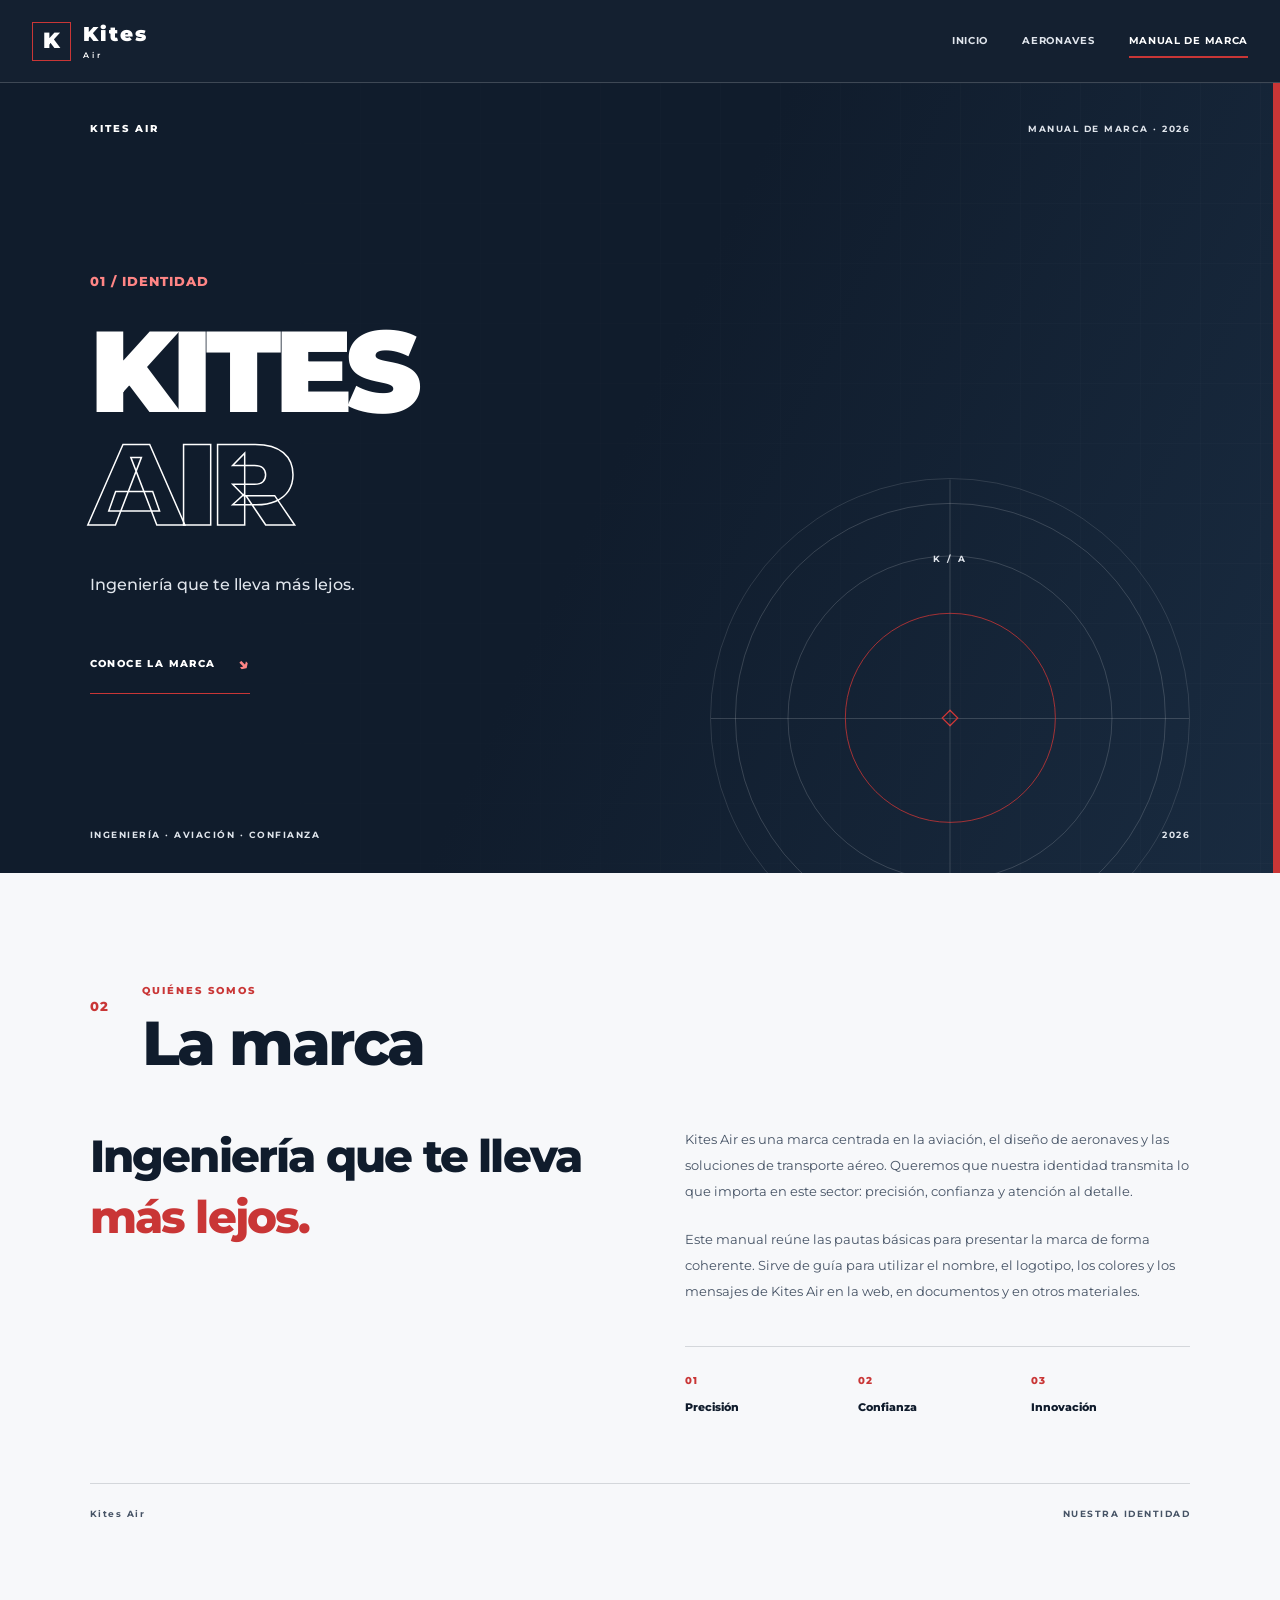
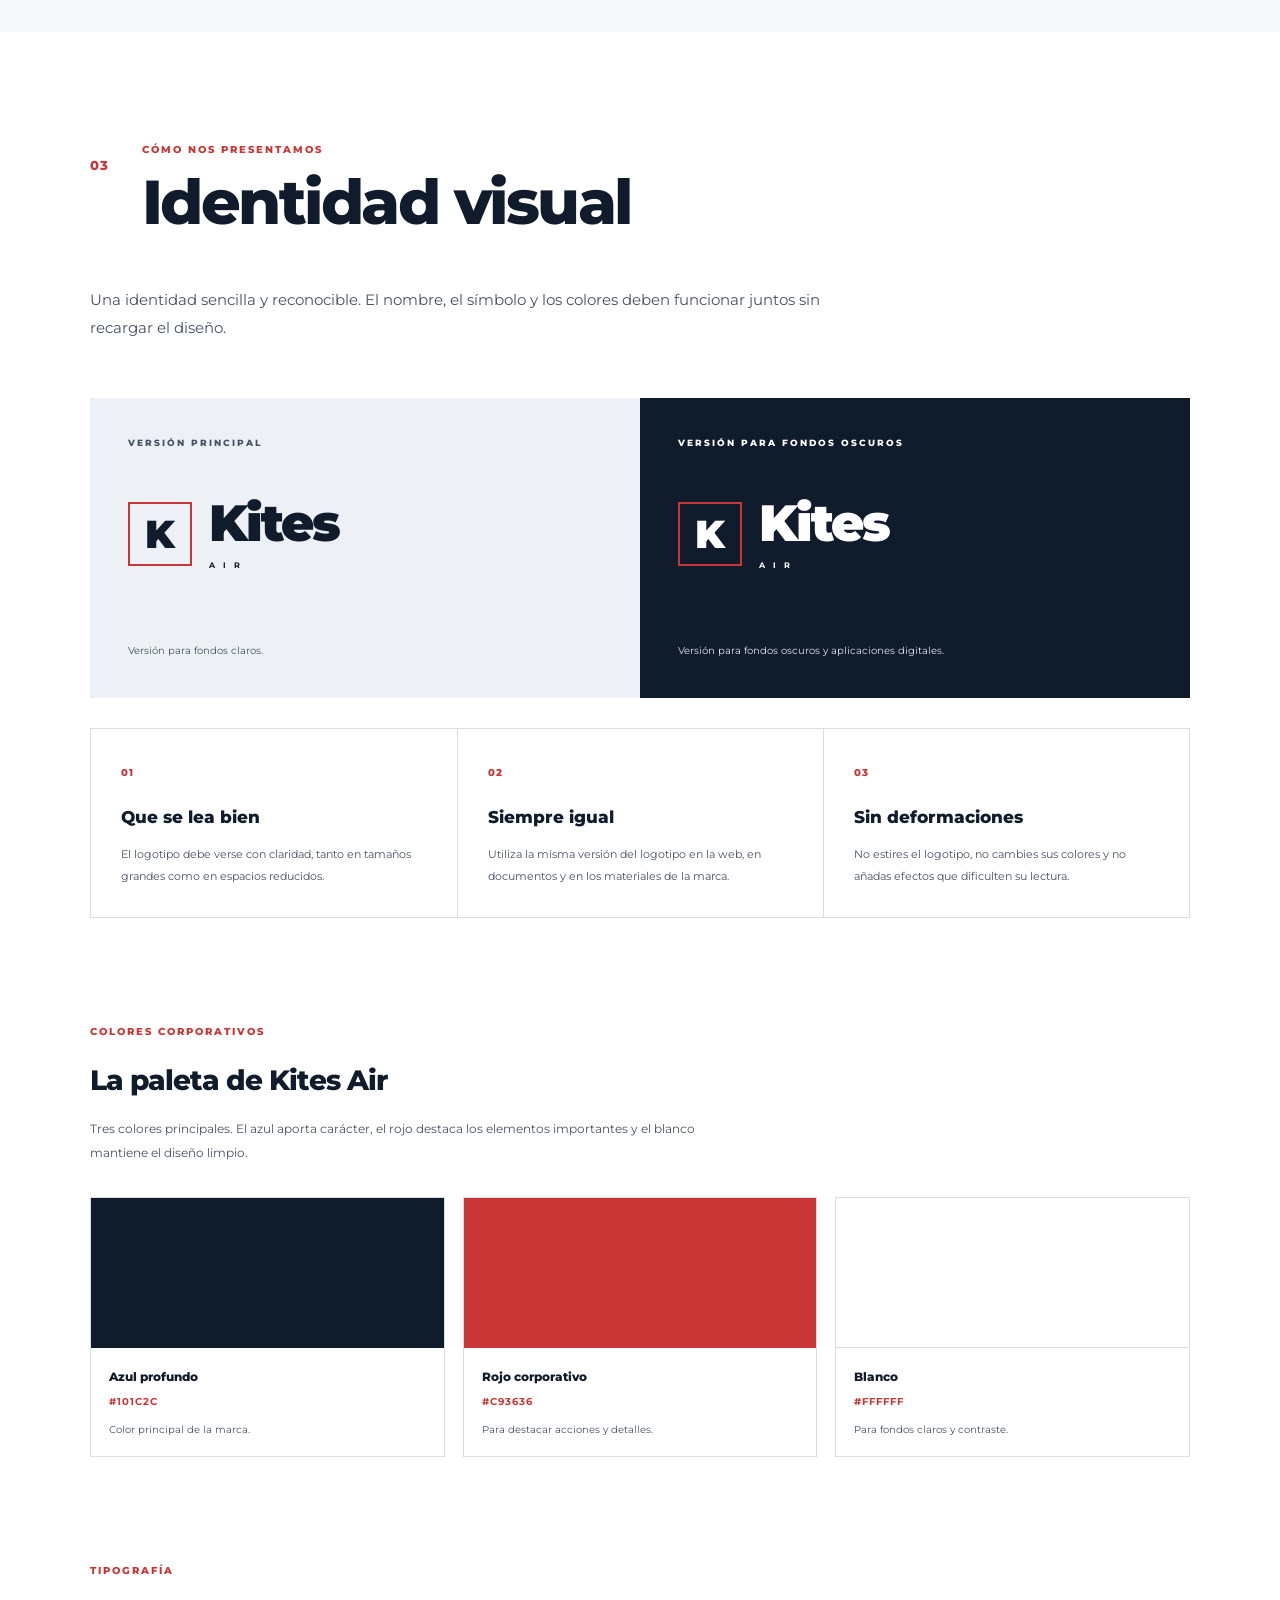
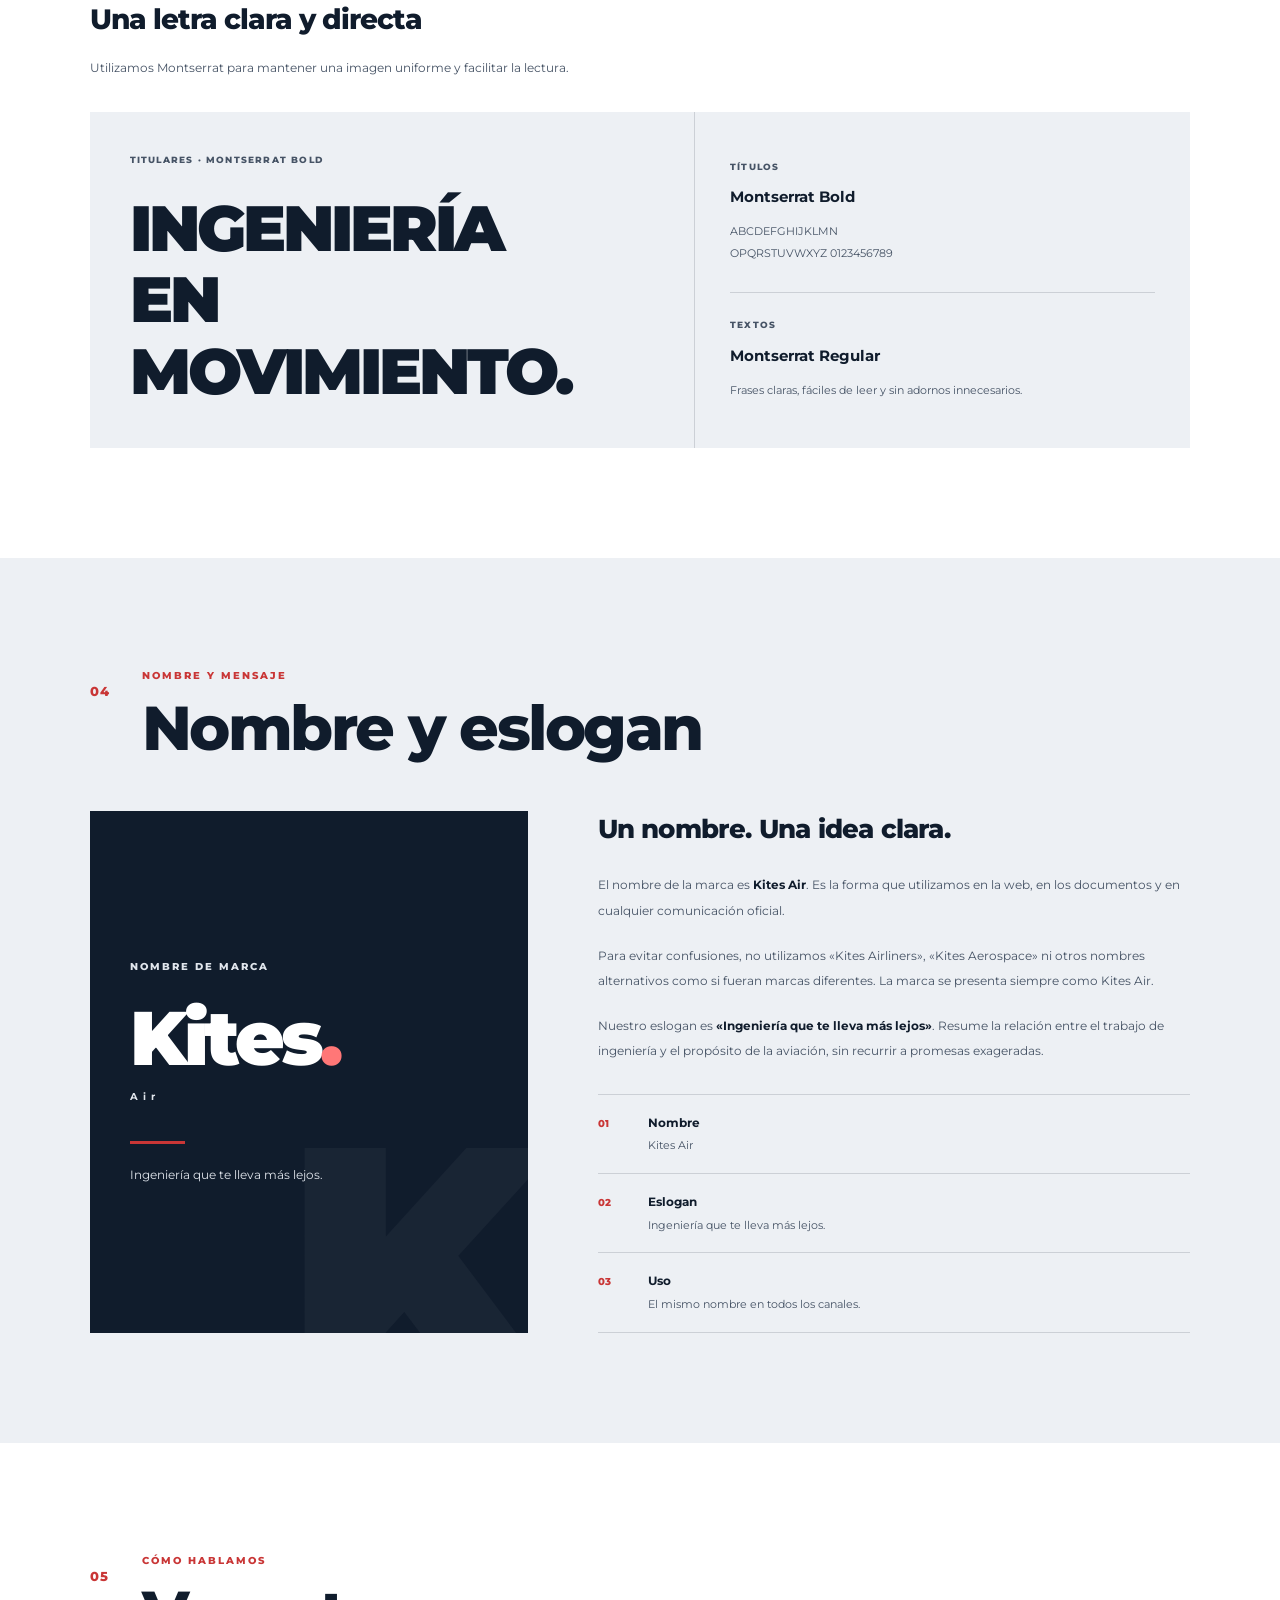
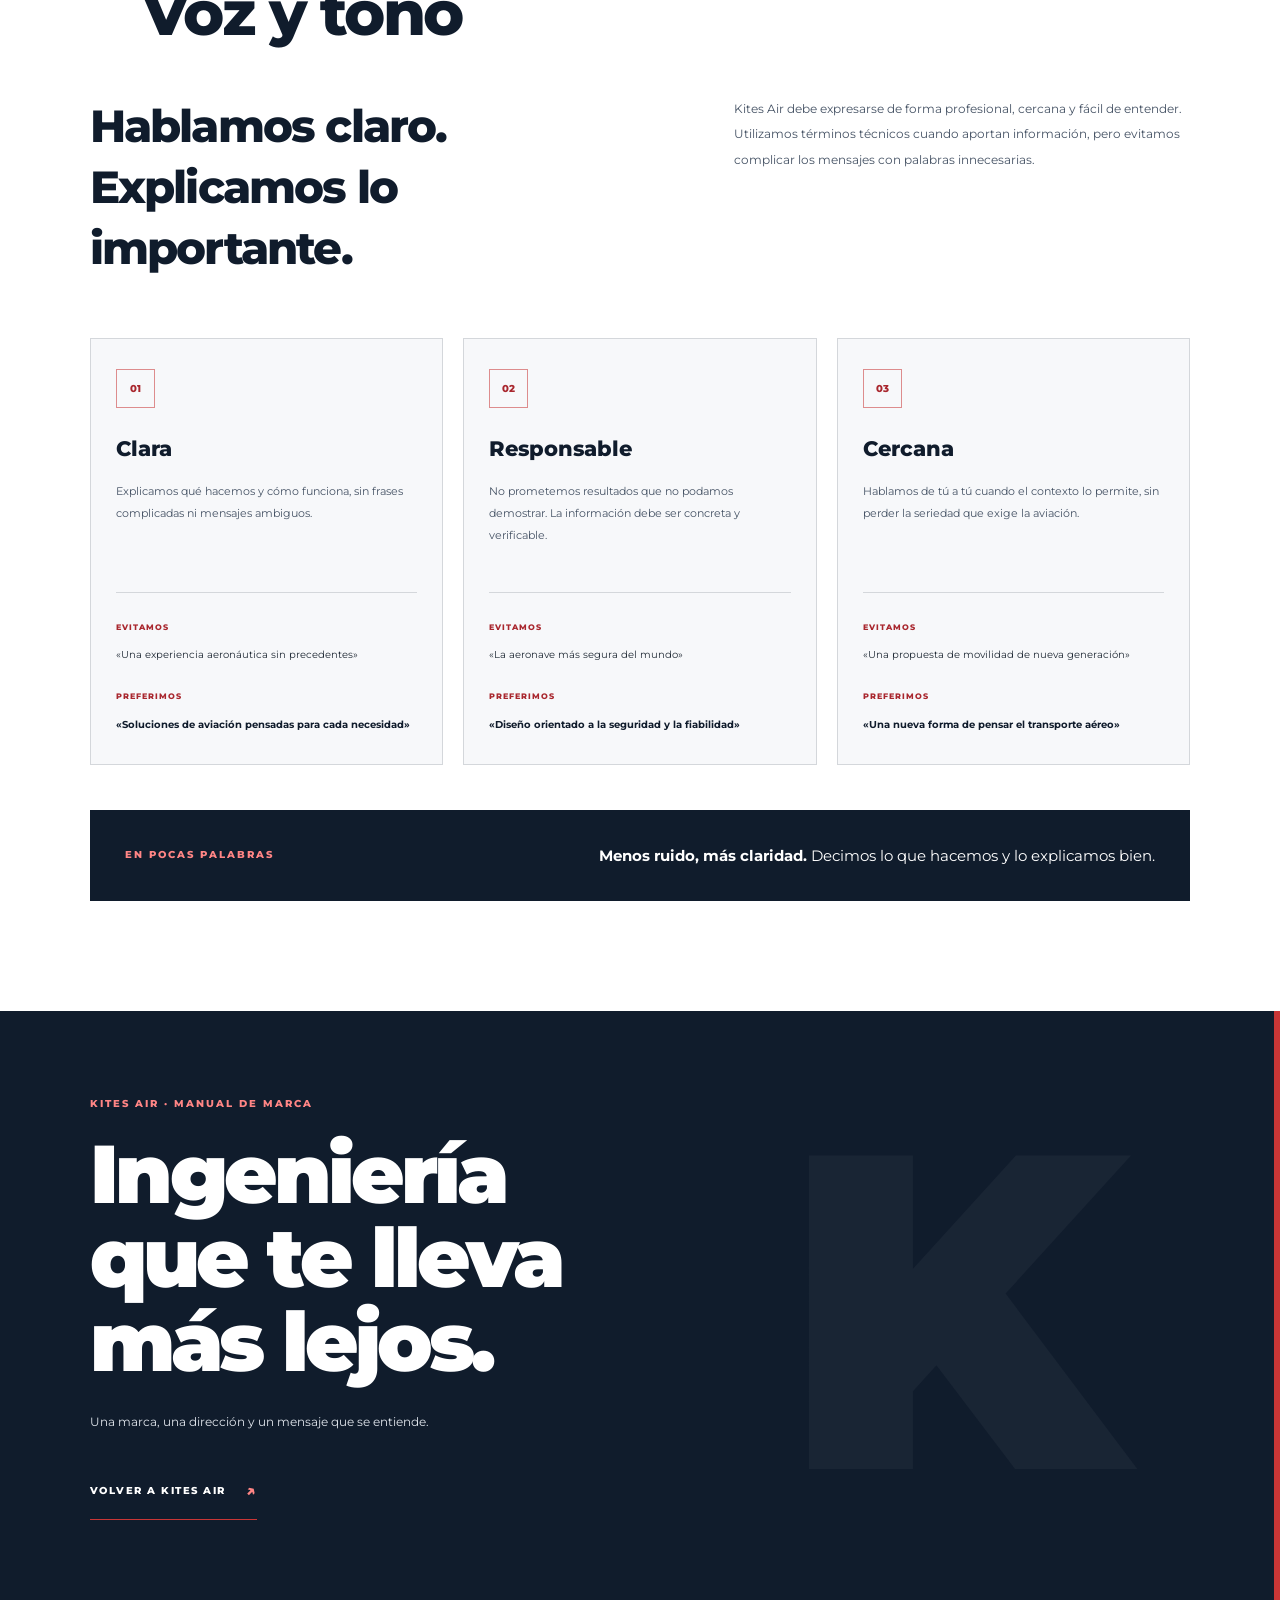
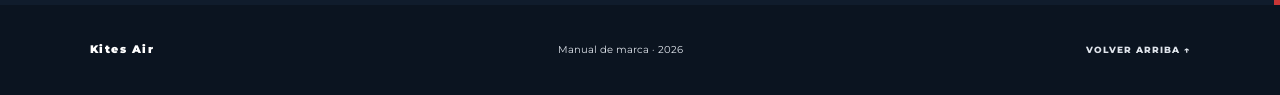
<file: manual.html>
<!DOCTYPE html>
<html lang="es">
<head>
    <meta charset="UTF-8">
    <meta name="viewport" content="width=device-width, initial-scale=1.0">
    <meta name="theme-color" content="#101c2c">

    <title>Manual de marca | Kites Air</title>

    <meta
        name="description"
        content="Manual de marca de Kites Air: identidad visual, colores, tipografía, eslogan y forma de comunicar."
    >

    <link rel="preconnect" href="https://fonts.googleapis.com">
    <link rel="preconnect" href="https://fonts.gstatic.com" crossorigin>
    <link
        href="https://fonts.googleapis.com/css2?family=Montserrat:wght@400;500;600;700;800;900&display=swap"
        rel="stylesheet"
    >

    <link rel="stylesheet" href="stylemanual.css">
</head>

<body>

    <!-- NAVEGACIÓN -->
    <header class="manual-header">
        <nav class="manual-nav" aria-label="Navegación principal">

            <a
                href="index.html"
                class="manual-logo"
                aria-label="Kites Air, página principal"
            >
                <span class="logo-symbol" aria-hidden="true">K</span>
                <span class="logo-text">
                    <strong>Kites</strong>
                    <small>Air</small>
                </span>
            </a>

            <button
                class="menu-toggle"
                id="menu-toggle"
                aria-label="Abrir menú"
                aria-expanded="false"
                aria-controls="nav-links"
                type="button"
            >
                <span></span>
                <span></span>
                <span></span>
            </button>

            <div class="nav-links" id="nav-links">
                <a href="index.html">Inicio</a>
                <a href="index.html#aeronaves">Aeronaves</a>
                <a href="#portada" class="active" aria-current="page">
                    Manual de marca
                </a>
            </div>

        </nav>
    </header>


    <main id="contenido-principal">

        <!-- 01. PORTADA -->
        <section class="manual-cover" id="portada">

            <div class="cover-top">
                <span class="eyebrow">Kites Air</span>
                <span class="cover-edition">MANUAL DE MARCA · 2026</span>
            </div>

            <div class="cover-content">
                <p class="section-number">01 / IDENTIDAD</p>

                <h1>
                    KITES<br>
                    <span>AIR</span>
                </h1>

                <p class="cover-description">
                    Ingeniería que te lleva más lejos.
                </p>

                <a href="#introduccion" class="cover-link">
                    CONOCE LA MARCA
                    <span aria-hidden="true">↘</span>
                </a>
            </div>

            <div class="cover-graphic" aria-hidden="true">
                <div class="graphic-ring ring-one"></div>
                <div class="graphic-ring ring-two"></div>
                <div class="graphic-ring ring-three"></div>
                <div class="graphic-cross cross-one"></div>
                <div class="graphic-cross cross-two"></div>
                <span class="graphic-label">K / A</span>
                <span class="graphic-coordinate">KITES AIR · AVIACIÓN</span>
            </div>

            <div class="cover-footer">
                <span>INGENIERÍA · AVIACIÓN · CONFIANZA</span>
                <span>2026</span>
            </div>

        </section>


        <!-- 02. LA MARCA -->
        <section
            class="manual-section introduction-section"
            id="introduccion"
        >

            <div class="section-heading">
                <span class="section-index">02</span>
                <div>
                    <p class="eyebrow">QUIÉNES SOMOS</p>
                    <h2>La marca</h2>
                </div>
            </div>

            <div class="introduction-grid">

                <div class="intro-statement">
                    <p class="large-statement">
                        Ingeniería que te lleva
                        <span>más lejos.</span>
                    </p>
                </div>

                <div class="intro-copy">
                    <p>
                        Kites Air es una marca centrada en la aviación,
                        el diseño de aeronaves y las soluciones de
                        transporte aéreo. Queremos que nuestra identidad
                        transmita lo que importa en este sector:
                        precisión, confianza y atención al detalle.
                    </p>

                    <p>
                        Este manual reúne las pautas básicas para presentar
                        la marca de forma coherente. Sirve de guía para
                        utilizar el nombre, el logotipo, los colores y los
                        mensajes de Kites Air en la web, en documentos y
                        en otros materiales.
                    </p>

                    <div class="intro-values">

                        <div class="value-item">
                            <span class="value-number">01</span>
                            <span>Precisión</span>
                        </div>

                        <div class="value-item">
                            <span class="value-number">02</span>
                            <span>Confianza</span>
                        </div>

                        <div class="value-item">
                            <span class="value-number">03</span>
                            <span>Innovación</span>
                        </div>

                    </div>
                </div>

            </div>

            <div class="section-bottom-label">
                <span>Kites Air</span>
                <span>NUESTRA IDENTIDAD</span>
            </div>

        </section>


        <!-- 03. IDENTIDAD VISUAL -->
        <section class="manual-section branding-section" id="branding">

            <div class="section-heading">
                <span class="section-index">03</span>
                <div>
                    <p class="eyebrow">CÓMO NOS PRESENTAMOS</p>
                    <h2>Identidad visual</h2>
                </div>
            </div>

            <p class="section-intro">
                Una identidad sencilla y reconocible. El nombre, el
                símbolo y los colores deben funcionar juntos sin
                recargar el diseño.
            </p>


            <!-- LOGOTIPO -->
            <div class="brand-identity">

                <div class="brand-identity-main">
                    <span class="eyebrow">VERSIÓN PRINCIPAL</span>

                    <div class="brand-wordmark">
                        <span class="brand-monogram" aria-hidden="true">K</span>

                        <div class="brand-name">
                            <strong>Kites</strong>
                            <span>A I R</span>
                        </div>
                    </div>

                    <p class="identity-caption">
                        Versión para fondos claros.
                    </p>
                </div>

                <div class="brand-identity-dark">
                    <span class="eyebrow">VERSIÓN PARA FONDOS OSCUROS</span>

                    <div class="brand-wordmark light-wordmark">
                        <span class="brand-monogram" aria-hidden="true">K</span>

                        <div class="brand-name">
                            <strong>Kites</strong>
                            <span>A I R</span>
                        </div>
                    </div>

                    <p class="identity-caption">
                        Versión para fondos oscuros y aplicaciones digitales.
                    </p>
                </div>

            </div>


            <!-- USO DEL LOGOTIPO -->
            <div class="brand-guidelines">

                <article class="guideline-card">
                    <span class="guideline-number">01</span>
                    <h3>Que se lea bien</h3>
                    <p>
                        El logotipo debe verse con claridad, tanto en
                        tamaños grandes como en espacios reducidos.
                    </p>
                </article>

                <article class="guideline-card">
                    <span class="guideline-number">02</span>
                    <h3>Siempre igual</h3>
                    <p>
                        Utiliza la misma versión del logotipo en la web,
                        en documentos y en los materiales de la marca.
                    </p>
                </article>

                <article class="guideline-card">
                    <span class="guideline-number">03</span>
                    <h3>Sin deformaciones</h3>
                    <p>
                        No estires el logotipo, no cambies sus colores
                        y no añadas efectos que dificulten su lectura.
                    </p>
                </article>

            </div>


            <!-- COLORES CORPORATIVOS -->
            <div class="brand-subsection">

                <div class="subsection-heading">
                    <span class="eyebrow">COLORES CORPORATIVOS</span>
                    <h3>La paleta de Kites Air</h3>
                    <p>
                        Tres colores principales. El azul aporta carácter,
                        el rojo destaca los elementos importantes y el
                        blanco mantiene el diseño limpio.
                    </p>
                </div>

                <div class="color-palette">

                    <article class="color-card">
                        <div
                            class="color-swatch color-navy"
                            role="img"
                            aria-label="Muestra de azul profundo"
                        ></div>

                        <div class="color-information">
                            <h4>Azul profundo</h4>
                            <span>#101C2C</span>
                            <p>Color principal de la marca.</p>
                        </div>
                    </article>

                    <article class="color-card">
                        <div
                            class="color-swatch color-red"
                            role="img"
                            aria-label="Muestra de rojo corporativo"
                        ></div>

                        <div class="color-information">
                            <h4>Rojo corporativo</h4>
                            <span>#C93636</span>
                            <p>Para destacar acciones y detalles.</p>
                        </div>
                    </article>

                    <article class="color-card">
                        <div
                            class="color-swatch color-white"
                            role="img"
                            aria-label="Muestra de blanco"
                        ></div>

                        <div class="color-information">
                            <h4>Blanco</h4>
                            <span>#FFFFFF</span>
                            <p>Para fondos claros y contraste.</p>
                        </div>
                    </article>

                </div>

            </div>


            <!-- TIPOGRAFÍA -->
            <div class="brand-subsection typography-subsection">

                <div class="subsection-heading">
                    <span class="eyebrow">TIPOGRAFÍA</span>
                    <h3>Una letra clara y directa</h3>
                    <p>
                        Utilizamos Montserrat para mantener una imagen
                        uniforme y facilitar la lectura.
                    </p>
                </div>

                <div class="type-specimen">

                    <div class="type-main">
                        <span class="type-label">TITULARES · MONTSERRAT BOLD</span>
                        <p class="type-display">
                            INGENIERÍA<br>
                            EN MOVIMIENTO.
                        </p>
                    </div>

                    <div class="type-details">

                        <div class="type-sample">
                            <span class="type-label">TÍTULOS</span>
                            <strong>Montserrat Bold</strong>
                            <p>
                                ABCDEFGHIJKLMN<br>
                                OPQRSTUVWXYZ 0123456789
                            </p>
                        </div>

                        <div class="type-sample">
                            <span class="type-label">TEXTOS</span>
                            <strong>Montserrat Regular</strong>
                            <p>
                                Frases claras, fáciles de leer y
                                sin adornos innecesarios.
                            </p>
                        </div>

                    </div>

                </div>

            </div>

        </section>


        <!-- 04. NOMBRE Y ESLOGAN -->
        <section class="manual-section naming-section" id="naming">

            <div class="section-heading">
                <span class="section-index">04</span>
                <div>
                    <p class="eyebrow">NOMBRE Y MENSAJE</p>
                    <h2>Nombre y eslogan</h2>
                </div>
            </div>

            <div class="naming-layout">

                <div class="naming-highlight">
                    <span class="eyebrow">NOMBRE DE MARCA</span>

                    <p class="naming-word">Kites<span>.</span></p>
                    <span class="naming-subtitle">Air</span>

                    <div class="naming-line"></div>

                    <p class="naming-tagline">
                        Ingeniería que te lleva más lejos.
                    </p>
                </div>

                <div class="naming-explanation">

                    <h3>Un nombre. Una idea clara.</h3>

                    <p>
                        El nombre de la marca es <strong>Kites Air</strong>.
                        Es la forma que utilizamos en la web, en los
                        documentos y en cualquier comunicación oficial.
                    </p>

                    <p>
                        Para evitar confusiones, no utilizamos
                        «Kites Airliners», «Kites Aerospace» ni otros
                        nombres alternativos como si fueran marcas
                        diferentes. La marca se presenta siempre como
                        Kites Air.
                    </p>

                    <p>
                        Nuestro eslogan es
                        <strong>«Ingeniería que te lleva más lejos»</strong>.
                        Resume la relación entre el trabajo de ingeniería
                        y el propósito de la aviación, sin recurrir a
                        promesas exageradas.
                    </p>

                    <div class="naming-principles">

                        <div>
                            <span>01</span>
                            <p>
                                <strong>Nombre</strong>
                                Kites Air
                            </p>
                        </div>

                        <div>
                            <span>02</span>
                            <p>
                                <strong>Eslogan</strong>
                                Ingeniería que te lleva más lejos.
                            </p>
                        </div>

                        <div>
                            <span>03</span>
                            <p>
                                <strong>Uso</strong>
                                El mismo nombre en todos los canales.
                            </p>
                        </div>

                    </div>

                </div>

            </div>

        </section>


        <!-- 05. VOZ Y TONO -->
        <section class="manual-section voice-section" id="voz-y-tono">

            <div class="section-heading">
                <span class="section-index">05</span>
                <div>
                    <p class="eyebrow">CÓMO HABLAMOS</p>
                    <h2>Voz y tono</h2>
                </div>
            </div>

            <div class="voice-introduction">

                <p class="large-statement">
                    Hablamos claro. Explicamos lo importante.
                </p>

                <p>
                    Kites Air debe expresarse de forma profesional,
                    cercana y fácil de entender. Utilizamos términos
                    técnicos cuando aportan información, pero evitamos
                    complicar los mensajes con palabras innecesarias.
                </p>

            </div>


            <div class="voice-traits">

                <article class="voice-card">
                    <span class="voice-symbol">01</span>
                    <h3>Clara</h3>

                    <p>
                        Explicamos qué hacemos y cómo funciona, sin
                        frases complicadas ni mensajes ambiguos.
                    </p>

                    <div class="voice-example">
                        <span>EVITAMOS</span>
                        <p>«Una experiencia aeronáutica sin precedentes»</p>

                        <span>PREFERIMOS</span>
                        <p>«Soluciones de aviación pensadas para cada necesidad»</p>
                    </div>
                </article>

                <article class="voice-card">
                    <span class="voice-symbol">02</span>
                    <h3>Responsable</h3>

                    <p>
                        No prometemos resultados que no podamos demostrar.
                        La información debe ser concreta y verificable.
                    </p>

                    <div class="voice-example">
                        <span>EVITAMOS</span>
                        <p>«La aeronave más segura del mundo»</p>

                        <span>PREFERIMOS</span>
                        <p>«Diseño orientado a la seguridad y la fiabilidad»</p>
                    </div>
                </article>

                <article class="voice-card">
                    <span class="voice-symbol">03</span>
                    <h3>Cercana</h3>

                    <p>
                        Hablamos de tú a tú cuando el contexto lo permite,
                        sin perder la seriedad que exige la aviación.
                    </p>

                    <div class="voice-example">
                        <span>EVITAMOS</span>
                        <p>«Una propuesta de movilidad de nueva generación»</p>

                        <span>PREFERIMOS</span>
                        <p>«Una nueva forma de pensar el transporte aéreo»</p>
                    </div>
                </article>

            </div>


            <div class="voice-summary">
                <span class="eyebrow">EN POCAS PALABRAS</span>

                <p>
                    <strong>Menos ruido, más claridad.</strong>
                    Decimos lo que hacemos y lo explicamos bien.
                </p>
            </div>

        </section>


        <!-- 06. CIERRE -->
        <section class="manual-closing">

            <span class="eyebrow">KITES AIR · MANUAL DE MARCA</span>

            <h2>
                Ingeniería<br>
                que te lleva<br>
                más lejos.
            </h2>

            <p>
                Una marca, una dirección y un mensaje que se entiende.
            </p>

            <a href="index.html" class="closing-link">
                VOLVER A KITES AIR
                <span aria-hidden="true">↗</span>
            </a>

            <div class="closing-mark" aria-hidden="true">K</div>

        </section>

    </main>


    <!-- PIE DE PÁGINA -->
    <footer class="manual-footer">

        <a href="index.html" class="footer-brand">Kites Air</a>

        <p>Manual de marca · 2026</p>

        <a href="#portada" class="back-to-top">
            VOLVER ARRIBA ↑
        </a>

    </footer>


    <!-- MENÚ MÓVIL -->
    <script>
        (() => {
            "use strict";

            const menuToggle = document.getElementById("menu-toggle");
            const navLinks = document.getElementById("nav-links");

            if (!menuToggle || !navLinks) {
                return;
            }

            const closeMenu = () => {
                navLinks.classList.remove("is-open");
                menuToggle.classList.remove("is-open");
                menuToggle.setAttribute("aria-expanded", "false");
                menuToggle.setAttribute("aria-label", "Abrir menú");
            };

            menuToggle.addEventListener("click", () => {
                const isOpen = navLinks.classList.toggle("is-open");

                menuToggle.classList.toggle("is-open", isOpen);
                menuToggle.setAttribute("aria-expanded", String(isOpen));
                menuToggle.setAttribute(
                    "aria-label",
                    isOpen ? "Cerrar menú" : "Abrir menú"
                );
            });

            navLinks.querySelectorAll("a").forEach((link) => {
                link.addEventListener("click", closeMenu);
            });

            document.addEventListener("keydown", (event) => {
                if (event.key === "Escape") {
                    closeMenu();
                }
            });

            document.addEventListener("click", (event) => {
                if (
                    navLinks.classList.contains("is-open") &&
                    !navLinks.contains(event.target) &&
                    !menuToggle.contains(event.target)
                ) {
                    closeMenu();
                }
            });

            window.addEventListener("resize", () => {
                if (window.innerWidth > 850) {
                    closeMenu();
                }
            });
        })();
    </script>

</body>
</html>
</file>
<file: stylemanual.css>
/* ==================================================
   KITES AIR
   MANUAL DE MARCA
   stylemanual.css
   ================================================== */


/* ---------- 01. VARIABLES Y CONFIGURACIÓN ---------- */

:root {
    --navy: #101c2c;
    --navy-light: #192b40;
    --navy-soft: #24384e;

    --red: #c93636;
    --red-dark: #a9272e;

    --white: #ffffff;
    --off-white: #f7f8fa;
    --paper: #edf0f4;

    --text: #202a35;
    --text-light: #465365;

    --border: rgba(16, 28, 44, 0.15);
    --border-light: rgba(255, 255, 255, 0.18);

    --font: "Montserrat", Arial, sans-serif;

    --container: 1240px;
    --section-padding: 110px;

    --transition: 0.3s ease;
}

* {
    box-sizing: border-box;
    margin: 0;
    padding: 0;
}

html {
    scroll-behavior: smooth;
    scroll-padding-top: 100px;
}

body {
    overflow-x: hidden;
    background: var(--off-white);
    color: var(--text);
    font-family: var(--font);
    font-size: 14px;
    line-height: 1.8;
    -webkit-font-smoothing: antialiased;
}

body,
button,
a {
    font-family: var(--font);
}

a {
    color: inherit;
    text-decoration: none;
}

button {
    font: inherit;
}

button,
a {
    -webkit-tap-highlight-color: transparent;
}

button:focus-visible,
a:focus-visible {
    outline: 3px solid var(--red);
    outline-offset: 5px;
}

img {
    display: block;
    max-width: 100%;
}

::selection {
    color: var(--white);
    background: var(--red);
}


/* ---------- 02. ELEMENTOS GENERALES ---------- */

.eyebrow {
    font-size: 10px;
    font-weight: 800;
    letter-spacing: 2px;
    line-height: 1.6;
    text-transform: uppercase;
}

.section-number,
.section-index {
    color: var(--red);
    font-size: 13px;
    font-weight: 800;
    letter-spacing: 1px;
}

.manual-section {
    position: relative;
    padding: var(--section-padding) max(7%, calc((100% - var(--container)) / 2));
    scroll-margin-top: 90px;
}

.section-heading {
    display: flex;
    align-items: flex-start;
    gap: 24px;
    margin-bottom: 48px;
}

.section-heading .section-index {
    min-width: 28px;
    padding-top: 12px;
}

.section-heading .eyebrow {
    margin-bottom: 10px;
    color: var(--red);
}

.section-heading h2 {
    color: var(--navy);
    font-size: clamp(36px, 5vw, 62px);
    font-weight: 800;
    letter-spacing: -2.5px;
    line-height: 1.12;
}

.section-intro {
    max-width: 760px;
    margin-bottom: 55px;
    color: var(--text-light);
    font-size: 15px;
    line-height: 1.9;
}

.section-bottom-label {
    display: flex;
    justify-content: space-between;
    gap: 20px;
    padding-top: 22px;
    margin-top: 65px;
    border-top: 1px solid var(--border);
    color: var(--text-light);
    font-size: 9px;
    font-weight: 700;
    letter-spacing: 1.5px;
}


/* ---------- 03. NAVEGACIÓN ---------- */

.manual-header {
    position: sticky;
    top: 0;
    z-index: 1000;
    border-bottom: 1px solid var(--border-light);
    background: rgba(16, 28, 44, 0.98);
    backdrop-filter: blur(16px);
    -webkit-backdrop-filter: blur(16px);
}

.manual-nav {
    width: min(100% - 64px, 1440px);
    min-height: 82px;
    margin: auto;
    display: flex;
    align-items: center;
    justify-content: space-between;
    gap: 35px;
}

.manual-logo {
    display: inline-flex;
    align-items: center;
    flex-shrink: 0;
    gap: 12px;
    color: var(--white);
}

.logo-symbol {
    width: 39px;
    height: 39px;
    display: grid;
    place-items: center;
    border: 1px solid var(--red);
    color: var(--white);
    font-size: 22px;
    font-weight: 900;
    line-height: 1;
}

.logo-text {
    display: flex;
    flex-direction: column;
    line-height: 1.2;
}

.logo-text strong {
    font-size: 20px;
    font-weight: 900;
    letter-spacing: 2px;
}

.logo-text small {
    margin-top: 5px;
    color: #ffffff;
    font-size: 8px;
    font-weight: 600;
    letter-spacing: 3px;
}

.nav-links {
    display: flex;
    align-items: center;
    gap: 34px;
}

.nav-links a {
    position: relative;
    padding: 8px 0;
    color: #e0e5ec;
    font-size: 10px;
    font-weight: 700;
    letter-spacing: 0.7px;
    text-transform: uppercase;
    transition: color var(--transition);
}

.nav-links a::after {
    content: "";
    position: absolute;
    bottom: 0;
    left: 0;
    width: 0;
    height: 2px;
    background: var(--red);
    transition: width var(--transition);
}

.nav-links a:hover,
.nav-links a.active,
.nav-links a[aria-current="page"] {
    color: var(--white);
}

.nav-links a:hover::after,
.nav-links a.active::after,
.nav-links a[aria-current="page"]::after {
    width: 100%;
}

.menu-toggle {
    display: none;
    width: 44px;
    height: 44px;
    padding: 11px;
    border: 1px solid var(--border-light);
    background: transparent;
    cursor: pointer;
}

.menu-toggle span {
    display: block;
    width: 100%;
    height: 2px;
    margin: 5px 0;
    background: var(--white);
    transition:
        transform var(--transition),
        opacity var(--transition);
}

.menu-toggle.is-open span:first-child {
    transform: translateY(7px) rotate(45deg);
}

.menu-toggle.is-open span:nth-child(2) {
    opacity: 0;
}

.menu-toggle.is-open span:last-child {
    transform: translateY(-7px) rotate(-45deg);
}


/* ---------- 04. PORTADA ---------- */

.manual-cover {
    position: relative;
    isolation: isolate;
    min-height: min(790px, calc(100svh - 82px));
    padding: 38px max(7%, calc((100% - var(--container)) / 2)) 30px;
    display: flex;
    flex-direction: column;
    justify-content: space-between;
    overflow: hidden;
    color: var(--white);
    background: linear-gradient(
        115deg,
        #101c2c 0%,
        #101c2c 48%,
        #192b40 100%
    );
}

.manual-cover::before {
    content: "";
    position: absolute;
    z-index: -1;
    inset: 0;
    opacity: 0.12;
    background-image:
        linear-gradient(rgba(255, 255, 255, 0.14) 1px, transparent 1px),
        linear-gradient(90deg, rgba(255, 255, 255, 0.14) 1px, transparent 1px);
    background-size: 60px 60px;
    mask-image: linear-gradient(90deg, transparent, black);
    -webkit-mask-image: linear-gradient(90deg, transparent, black);
}

.manual-cover::after {
    content: "";
    position: absolute;
    z-index: -1;
    top: 0;
    right: 0;
    width: 7px;
    height: 100%;
    background: var(--red);
}

.cover-top,
.cover-footer {
    position: relative;
    z-index: 2;
    display: flex;
    align-items: center;
    justify-content: space-between;
    gap: 20px;
}

.cover-top .eyebrow {
    color: var(--white);
}

.cover-edition,
.cover-footer {
    color: #e0e5ec;
    font-size: 9px;
    font-weight: 700;
    letter-spacing: 1.5px;
}

.cover-content {
    position: relative;
    z-index: 2;
    width: 70%;
    max-width: 780px;
    padding: 85px 0;
}

.cover-content .section-number {
    display: block;
    margin-bottom: 22px;
    color: #ff8585;
}

.cover-content h1 {
    font-size: clamp(56px, 9vw, 118px);
    font-weight: 900;
    letter-spacing: -6px;
    line-height: 0.98;
}

.cover-content h1 span {
    color: transparent;
    -webkit-text-stroke: 1.5px var(--white);
}

.cover-description {
    max-width: 430px;
    margin-top: 30px;
    color: #e0e5ec;
    font-size: 16px;
    font-weight: 500;
    line-height: 1.8;
}

.cover-link {
    display: inline-flex;
    align-items: center;
    gap: 22px;
    margin-top: 35px;
    padding: 13px 0;
    border-bottom: 1px solid var(--red);
    color: var(--white);
    font-size: 10px;
    font-weight: 800;
    letter-spacing: 1.4px;
    transition: gap var(--transition);
}

.cover-link span {
    color: #ff8585;
    font-size: 18px;
}

.cover-link:hover {
    gap: 32px;
}

.cover-graphic {
    position: absolute;
    top: 50%;
    right: 7%;
    width: min(40vw, 480px);
    aspect-ratio: 1;
    transform: translateY(-46%);
    border: 1px solid rgba(255, 255, 255, 0.12);
    border-radius: 50%;
}

.graphic-ring {
    position: absolute;
    top: 50%;
    left: 50%;
    border: 1px solid rgba(255, 255, 255, 0.16);
    border-radius: 50%;
    transform: translate(-50%, -50%);
}

.ring-one {
    width: 90%;
    height: 90%;
}

.ring-two {
    width: 68%;
    height: 68%;
}

.ring-three {
    width: 44%;
    height: 44%;
    border-color: rgba(201, 54, 54, 0.8);
}

.cover-graphic::before,
.cover-graphic::after {
    content: "";
    position: absolute;
    top: 50%;
    left: 0;
    width: 100%;
    height: 1px;
    background: rgba(255, 255, 255, 0.16);
}

.cover-graphic::after {
    transform: rotate(90deg);
}

.graphic-cross {
    position: absolute;
    top: 50%;
    left: 50%;
    width: 12px;
    height: 12px;
    border: 1px solid var(--red);
    transform: translate(-50%, -50%) rotate(45deg);
}

.graphic-label,
.graphic-coordinate {
    position: absolute;
    color: #e0e5ec;
    font-size: 9px;
    font-weight: 700;
    letter-spacing: 2px;
}

.graphic-label {
    top: 15%;
    left: 50%;
    transform: translateX(-50%);
}

.graphic-coordinate {
    bottom: 14%;
    left: 50%;
    white-space: nowrap;
    transform: translateX(-50%);
}


/* ---------- 05. INTRODUCCIÓN ---------- */

.introduction-section {
    background: var(--off-white);
}

.introduction-grid {
    display: grid;
    grid-template-columns: 1fr 1fr;
    align-items: start;
    gap: 90px;
}

.large-statement {
    color: var(--navy);
    font-size: clamp(28px, 3.6vw, 45px);
    font-weight: 800;
    letter-spacing: -1.8px;
    line-height: 1.35;
}

.large-statement span {
    color: var(--red);
}

.intro-copy > p {
    margin-bottom: 22px;
    color: var(--text-light);
    font-size: 13px;
    line-height: 2;
}

.intro-values {
    display: grid;
    grid-template-columns: repeat(3, minmax(0, 1fr));
    gap: 14px;
    margin-top: 42px;
    padding-top: 25px;
    border-top: 1px solid var(--border);
}

.value-item {
    display: flex;
    flex-direction: column;
    gap: 8px;
    color: var(--navy);
    font-size: 11px;
    font-weight: 800;
}

.value-number {
    color: var(--red);
    font-size: 10px;
    letter-spacing: 1px;
}


/* ---------- 06. IDENTIDAD VISUAL ---------- */

.branding-section {
    background: var(--white);
}

.brand-identity {
    display: grid;
    grid-template-columns: repeat(2, minmax(0, 1fr));
    margin-bottom: 30px;
}

.brand-identity-main,
.brand-identity-dark {
    min-height: 300px;
    padding: 38px;
    display: flex;
    flex-direction: column;
    justify-content: space-between;
}

.brand-identity-main {
    background: var(--paper);
}

.brand-identity-dark {
    color: var(--white);
    background: var(--navy);
}

.brand-identity .eyebrow {
    color: var(--text-light);
    font-size: 9px;
}

.brand-identity-dark .eyebrow {
    color: var(--white);
}

.brand-wordmark {
    display: flex;
    align-items: center;
    gap: 17px;
    color: var(--navy);
}

.brand-monogram {
    width: 64px;
    height: 64px;
    display: grid;
    place-items: center;
    border: 2px solid var(--red);
    font-size: 39px;
    font-weight: 900;
    line-height: 1;
}

.brand-name {
    display: flex;
    flex-direction: column;
}

.brand-name strong {
    font-size: clamp(35px, 4vw, 52px);
    font-weight: 900;
    letter-spacing: -2px;
    line-height: 1.05;
}

.brand-name > span {
    margin-top: 8px;
    font-size: 8px;
    font-weight: 700;
    letter-spacing: 3px;
}

.light-wordmark {
    color: var(--white);
}

.identity-caption {
    margin-top: 24px;
    color: var(--text-light);
    font-size: 10px;
}

.brand-identity-dark .identity-caption {
    color: #e0e5ec;
}

.brand-guidelines {
    display: grid;
    grid-template-columns: repeat(3, minmax(0, 1fr));
    border: 1px solid var(--border);
}

.guideline-card {
    padding: 30px;
}

.guideline-card + .guideline-card {
    border-left: 1px solid var(--border);
}

.guideline-number {
    color: var(--red);
    font-size: 10px;
    font-weight: 800;
    letter-spacing: 1px;
}

.guideline-card h3 {
    margin: 18px 0 10px;
    color: var(--navy);
    font-size: 17px;
    font-weight: 800;
}

.guideline-card p {
    color: var(--text-light);
    font-size: 11px;
    line-height: 2;
}


/* ---------- 07. PALETA CROMÁTICA ---------- */

.brand-subsection {
    margin-top: 100px;
}

.subsection-heading {
    max-width: 640px;
    margin-bottom: 32px;
}

.subsection-heading .eyebrow {
    color: var(--red);
}

.subsection-heading h3 {
    margin: 12px 0;
    color: var(--navy);
    font-size: 28px;
    font-weight: 800;
    letter-spacing: -1px;
}

.subsection-heading > p {
    color: var(--text-light);
    font-size: 12px;
    line-height: 2;
}

.color-palette {
    display: grid;
    grid-template-columns: repeat(3, minmax(0, 1fr));
    gap: 18px;
}

.color-card {
    min-width: 0;
    border: 1px solid var(--border);
    background: var(--white);
    transition:
        transform var(--transition),
        box-shadow var(--transition);
}

.color-card:hover {
    transform: translateY(-5px);
    box-shadow: 0 12px 28px rgba(16, 28, 44, 0.08);
}

.color-swatch {
    height: 150px;
}

.color-navy {
    background: #101c2c;
}

.color-red {
    background: #c93636;
}

.color-white {
    border-bottom: 1px solid var(--border);
    background: #ffffff;
}

.color-information {
    padding: 18px;
}

.color-information h4 {
    color: var(--navy);
    font-size: 12px;
    font-weight: 800;
}

.color-information > span {
    display: block;
    margin-top: 5px;
    color: var(--red);
    font-size: 10px;
    font-weight: 700;
    letter-spacing: 1px;
}

.color-information p {
    margin-top: 10px;
    color: var(--text-light);
    font-size: 10px;
    line-height: 1.7;
}


/* ---------- 08. TIPOGRAFÍA ---------- */

.type-specimen {
    display: grid;
    grid-template-columns: 1.1fr 0.9fr;
    background: var(--paper);
}

.type-main {
    padding: 40px;
    border-right: 1px solid var(--border);
}

.type-label {
    display: block;
    margin-bottom: 24px;
    color: var(--text-light);
    font-size: 9px;
    font-weight: 800;
    letter-spacing: 1.2px;
}

.type-display {
    color: var(--navy);
    font-size: clamp(34px, 5vw, 65px);
    font-weight: 900;
    letter-spacing: -3px;
    line-height: 1.12;
}

.type-details {
    padding: 35px;
    display: flex;
    flex-direction: column;
    justify-content: center;
    gap: 28px;
}

.type-sample + .type-sample {
    padding-top: 24px;
    border-top: 1px solid var(--border);
}

.type-sample .type-label {
    margin-bottom: 8px;
}

.type-sample strong {
    color: var(--navy);
    font-size: 15px;
}

.type-sample p {
    margin-top: 10px;
    color: var(--text-light);
    font-size: 11px;
    line-height: 2;
}


/* ---------- 09. NOMBRE Y ESLOGAN ---------- */

.naming-section {
    background: var(--paper);
}

.naming-layout {
    display: grid;
    grid-template-columns: 0.85fr 1.15fr;
    align-items: stretch;
    gap: 70px;
}

.naming-highlight {
    position: relative;
    min-height: 400px;
    padding: 40px;
    display: flex;
    flex-direction: column;
    align-items: flex-start;
    justify-content: center;
    overflow: hidden;
    color: var(--white);
    background: var(--navy);
}

.naming-highlight::before {
    content: "K";
    position: absolute;
    right: -25px;
    bottom: -110px;
    color: rgba(255, 255, 255, 0.04);
    font-size: 350px;
    font-weight: 900;
    line-height: 1;
    pointer-events: none;
}

.naming-highlight .eyebrow {
    position: relative;
    z-index: 1;
    color: #e0e5ec;
}

.naming-word {
    position: relative;
    z-index: 1;
    margin-top: 25px;
    font-size: clamp(45px, 6vw, 76px);
    font-weight: 900;
    letter-spacing: -4px;
    line-height: 1;
}

.naming-word span {
    color: #ff7777;
}

.naming-subtitle {
    position: relative;
    z-index: 1;
    margin-top: 12px;
    color: #e0e5ec;
    font-size: 10px;
    font-weight: 700;
    letter-spacing: 5px;
}

.naming-line {
    position: relative;
    z-index: 1;
    width: 55px;
    height: 3px;
    margin-top: 35px;
    background: var(--red);
}

.naming-tagline {
    position: relative;
    z-index: 1;
    max-width: 260px;
    margin-top: 20px;
    color: #e0e5ec;
    font-size: 12px;
    line-height: 1.8;
}

.naming-explanation h3 {
    margin-bottom: 25px;
    color: var(--navy);
    font-size: 26px;
    font-weight: 800;
    letter-spacing: -0.8px;
    line-height: 1.4;
}

.naming-explanation > p {
    margin-bottom: 20px;
    color: var(--text-light);
    font-size: 12px;
    line-height: 2.1;
}

.naming-explanation strong {
    color: var(--navy);
}

.naming-principles {
    margin-top: 30px;
    border-top: 1px solid var(--border);
}

.naming-principles > div {
    display: grid;
    grid-template-columns: 35px 1fr;
    gap: 15px;
    padding: 17px 0;
    border-bottom: 1px solid var(--border);
}

.naming-principles > div > span {
    padding-top: 3px;
    color: var(--red);
    font-size: 10px;
    font-weight: 800;
}

.naming-principles p {
    display: flex;
    flex-direction: column;
    color: var(--text-light);
    font-size: 11px;
}

.naming-principles strong {
    margin-bottom: 3px;
    color: var(--navy);
    font-size: 12px;
}


/* ---------- 10. VOZ Y TONO ---------- */

.voice-section {
    background: var(--white);
}

.voice-introduction {
    display: grid;
    grid-template-columns: 1fr 0.8fr;
    align-items: start;
    gap: 75px;
    margin-bottom: 60px;
}

.voice-introduction > p:last-child {
    color: var(--text-light);
    font-size: 12px;
    line-height: 2.1;
}

.voice-traits {
    display: grid;
    grid-template-columns: repeat(3, minmax(0, 1fr));
    gap: 20px;
}

.voice-card {
    padding: 30px 25px;
    border: 1px solid var(--border);
    background: var(--off-white);
    transition:
        transform var(--transition),
        box-shadow var(--transition);
}

.voice-card:hover {
    transform: translateY(-5px);
    box-shadow: 0 15px 35px rgba(16, 28, 44, 0.07);
}

.voice-symbol {
    width: 39px;
    height: 39px;
    display: inline-grid;
    place-items: center;
    border: 1px solid rgba(201, 54, 54, 0.55);
    color: var(--red-dark);
    font-size: 10px;
    font-weight: 800;
}

.voice-card h3 {
    margin-top: 22px;
    color: var(--navy);
    font-size: 21px;
    font-weight: 800;
}

.voice-card > p {
    min-height: 90px;
    margin-top: 12px;
    color: var(--text-light);
    font-size: 11px;
    line-height: 2;
}

.voice-example {
    margin-top: 22px;
    padding-top: 20px;
    border-top: 1px solid var(--border);
}

.voice-example span {
    color: var(--red-dark);
    font-size: 8px;
    font-weight: 800;
    letter-spacing: 1px;
}

.voice-example p {
    margin: 7px 0 18px;
    color: var(--text);
    font-size: 10px;
    line-height: 1.9;
}

.voice-example p:last-child {
    margin-bottom: 0;
    color: var(--navy);
    font-weight: 700;
}

.voice-summary {
    display: flex;
    align-items: center;
    justify-content: space-between;
    gap: 35px;
    margin-top: 45px;
    padding: 32px 35px;
    color: var(--white);
    background: var(--navy);
}

.voice-summary .eyebrow {
    flex-shrink: 0;
    color: #ff8585;
}

.voice-summary p {
    font-size: 15px;
    line-height: 1.8;
}

.voice-summary strong {
    color: var(--white);
}


/* ---------- 11. CIERRE ---------- */

.manual-closing {
    position: relative;
    isolation: isolate;
    min-height: 440px;
    padding: 85px max(7%, calc((100% - var(--container)) / 2));
    display: flex;
    flex-direction: column;
    align-items: flex-start;
    justify-content: center;
    overflow: hidden;
    color: var(--white);
    background: var(--navy);
}

.manual-closing::before {
    content: "";
    position: absolute;
    z-index: -1;
    top: 0;
    right: 0;
    width: 6px;
    height: 100%;
    background: var(--red);
}

.manual-closing .eyebrow {
    color: #ff8585;
}

.manual-closing h2 {
    max-width: 850px;
    margin-top: 20px;
    font-size: clamp(48px, 7vw, 82px);
    font-weight: 900;
    letter-spacing: -4px;
    line-height: 1.03;
}

.manual-closing > p {
    max-width: 430px;
    margin-top: 25px;
    color: #e0e5ec;
    font-size: 12px;
    line-height: 2;
}

.closing-link {
    display: inline-flex;
    align-items: center;
    gap: 20px;
    margin-top: 30px;
    padding: 13px 0;
    border-bottom: 1px solid var(--red);
    color: var(--white);
    font-size: 10px;
    font-weight: 800;
    letter-spacing: 1.5px;
    transition: gap var(--transition);
}

.closing-link:hover {
    gap: 30px;
}

.closing-link span {
    color: #ff8585;
    font-size: 16px;
}

.closing-mark {
    position: absolute;
    z-index: -1;
    top: 50%;
    right: 12%;
    color: rgba(255, 255, 255, 0.04);
    font-size: clamp(250px, 35vw, 450px);
    font-weight: 900;
    line-height: 1;
    transform: translateY(-50%);
    pointer-events: none;
}


/* ---------- 12. PIE DE PÁGINA ---------- */

.manual-footer {
    min-height: 90px;
    padding: 25px max(7%, calc((100% - var(--container)) / 2));
    display: flex;
    align-items: center;
    justify-content: space-between;
    gap: 25px;
    color: #e0e5ec;
    background: #0b1420;
}

.footer-brand {
    color: var(--white);
    font-size: 11px;
    font-weight: 900;
    letter-spacing: 1.5px;
}

.manual-footer > p {
    font-size: 10px;
}

.back-to-top {
    color: #e0e5ec;
    font-size: 9px;
    font-weight: 800;
    letter-spacing: 1px;
    transition: color var(--transition);
}

.back-to-top:hover {
    color: var(--white);
}


/* ---------- 13. ANIMACIONES ---------- */

@keyframes coverFadeUp {
    from {
        opacity: 0;
        transform: translateY(20px);
    }

    to {
        opacity: 1;
        transform: translateY(0);
    }
}

.cover-content {
    animation: coverFadeUp 0.8s ease both;
}

.cover-graphic {
    animation: coverFadeUp 1s ease both;
}


/* ---------- 14. TABLETS ---------- */

@media (max-width: 1000px) {
    :root {
        --section-padding: 80px;
    }

    .manual-nav {
        width: calc(100% - 40px);
        min-height: 74px;
    }

    .nav-links {
        gap: 20px;
    }

    .nav-links a {
        font-size: 9px;
    }

    .cover-graphic {
        right: -8%;
        width: 48vw;
        opacity: 0.65;
    }

    .cover-content {
        width: 80%;
    }

    .introduction-grid {
        gap: 45px;
    }

    .naming-layout {
        gap: 40px;
    }

    .color-swatch {
        height: 130px;
    }

    .voice-traits {
        grid-template-columns: repeat(2, minmax(0, 1fr));
    }

    .voice-card > p {
        min-height: 0;
    }
}


/* ---------- 15. MÓVILES ---------- */

@media (max-width: 700px) {
    :root {
        --section-padding: 65px;
    }

    body {
        font-size: 13px;
    }

    .manual-nav {
        width: calc(100% - 36px);
        min-height: 70px;
    }

    .logo-symbol {
        width: 35px;
        height: 35px;
        font-size: 19px;
    }

    .logo-text strong {
        font-size: 18px;
    }

    .menu-toggle {
        position: relative;
        z-index: 1002;
        display: block;
    }

    .nav-links {
        position: absolute;
        top: 100%;
        left: 0;
        right: 0;
        display: flex;
        flex-direction: column;
        align-items: stretch;
        gap: 0;
        padding: 8px 22px 18px;
        border-top: 1px solid var(--border-light);
        background: var(--navy);
        visibility: hidden;
        opacity: 0;
        transform: translateY(-8px);
        pointer-events: none;
        transition:
            opacity var(--transition),
            transform var(--transition),
            visibility var(--transition);
    }

    .nav-links.is-open {
        visibility: visible;
        opacity: 1;
        transform: translateY(0);
        pointer-events: auto;
    }

    .nav-links a {
        padding: 15px 5px;
        border-bottom: 1px solid var(--border-light);
        font-size: 10px;
    }

    .nav-links a::after {
        display: none;
    }

    .manual-cover {
        min-height: 680px;
        padding: 28px 25px 25px;
    }

    .cover-top {
        align-items: flex-start;
        flex-direction: column;
        gap: 10px;
    }

    .cover-edition {
        font-size: 8px;
    }

    .cover-content {
        width: 100%;
        padding: 80px 0;
    }

    .cover-content h1 {
        font-size: clamp(54px, 14vw, 84px);
        letter-spacing: -3px;
    }

    .cover-description {
        max-width: 300px;
        font-size: 14px;
    }

    .cover-graphic {
        top: 55%;
        right: -38%;
        width: 80vw;
        opacity: 0.32;
    }

    .cover-footer {
        align-items: flex-start;
        flex-direction: column;
        gap: 8px;
        font-size: 8px;
    }

    .section-heading {
        gap: 15px;
        margin-bottom: 35px;
    }

    .section-heading h2 {
        font-size: 38px;
        letter-spacing: -1.5px;
    }

    .section-heading .section-index {
        min-width: 20px;
    }

    .section-intro {
        margin-bottom: 35px;
        font-size: 13px;
    }

    .introduction-grid,
    .naming-layout,
    .voice-introduction {
        grid-template-columns: 1fr;
        gap: 35px;
    }

    .large-statement {
        font-size: 32px;
        letter-spacing: -1px;
    }

    .intro-values {
        gap: 10px;
    }

    .value-item {
        font-size: 10px;
    }

    .section-bottom-label {
        margin-top: 40px;
        font-size: 8px;
    }

    .brand-identity {
        grid-template-columns: 1fr;
    }

    .brand-identity-main,
    .brand-identity-dark {
        min-height: 245px;
        padding: 25px;
    }

    .brand-monogram {
        width: 50px;
        height: 50px;
        font-size: 30px;
    }

    .brand-name strong {
        font-size: 38px;
    }

    .brand-guidelines {
        grid-template-columns: 1fr;
    }

    .guideline-card {
        padding: 25px;
    }

    .guideline-card + .guideline-card {
        border-top: 1px solid var(--border);
        border-left: 0;
    }

    .brand-subsection {
        margin-top: 65px;
    }

    .subsection-heading h3 {
        font-size: 25px;
    }

    .color-palette {
        gap: 12px;
    }

    .color-swatch {
        height: 100px;
    }

    .color-information {
        padding: 12px;
    }

    .color-information h4 {
        font-size: 10px;
    }

    .color-information p {
        font-size: 9px;
    }

    .type-specimen {
        grid-template-columns: 1fr;
    }

    .type-main {
        padding: 28px 24px;
        border-right: 0;
        border-bottom: 1px solid var(--border);
    }

    .type-display {
        font-size: clamp(34px, 10vw, 52px);
        letter-spacing: -2px;
    }

    .type-details {
        padding: 25px;
    }

    .naming-highlight {
        min-height: 330px;
        padding: 30px;
    }

    .naming-word {
        font-size: 58px;
    }

    .naming-explanation h3 {
        font-size: 23px;
    }

    .voice-traits {
        grid-template-columns: 1fr;
        gap: 15px;
    }

    .voice-card {
        padding: 25px;
    }

    .voice-card h3 {
        font-size: 20px;
    }

    .voice-summary {
        align-items: flex-start;
        flex-direction: column;
        gap: 15px;
        padding: 25px;
    }

    .voice-summary p {
        font-size: 13px;
    }

    .manual-closing {
        min-height: 390px;
        padding: 65px 25px;
    }

    .manual-closing h2 {
        font-size: 58px;
        letter-spacing: -2px;
    }

    .manual-closing > p {
        max-width: 290px;
    }

    .closing-mark {
        right: -20%;
        font-size: 300px;
        opacity: 0.6;
    }

    .manual-footer {
        align-items: flex-start;
        flex-direction: column;
        gap: 13px;
        padding: 28px 25px;
    }
}


/* ---------- 16. MÓVILES PEQUEÑOS ---------- */

@media (max-width: 380px) {
    .manual-cover {
        min-height: 620px;
    }

    .cover-content h1 {
        font-size: 48px;
    }

    .section-heading h2 {
        font-size: 32px;
    }

    .color-palette {
        grid-template-columns: 1fr;
    }

    .color-swatch {
        height: 120px;
    }

    .intro-values {
        grid-template-columns: 1fr;
    }

    .naming-word {
        font-size: 48px;
    }

    .manual-closing h2 {
        font-size: 48px;
    }
}


/* ---------- 17. ACCESIBILIDAD ---------- */

@media (prefers-reduced-motion: reduce) {
    html {
        scroll-behavior: auto;
    }

    *,
    *::before,
    *::after {
        animation-duration: 0.01ms !important;
        animation-iteration-count: 1 !important;
        transition-duration: 0.01ms !important;
    }
}
</file>
